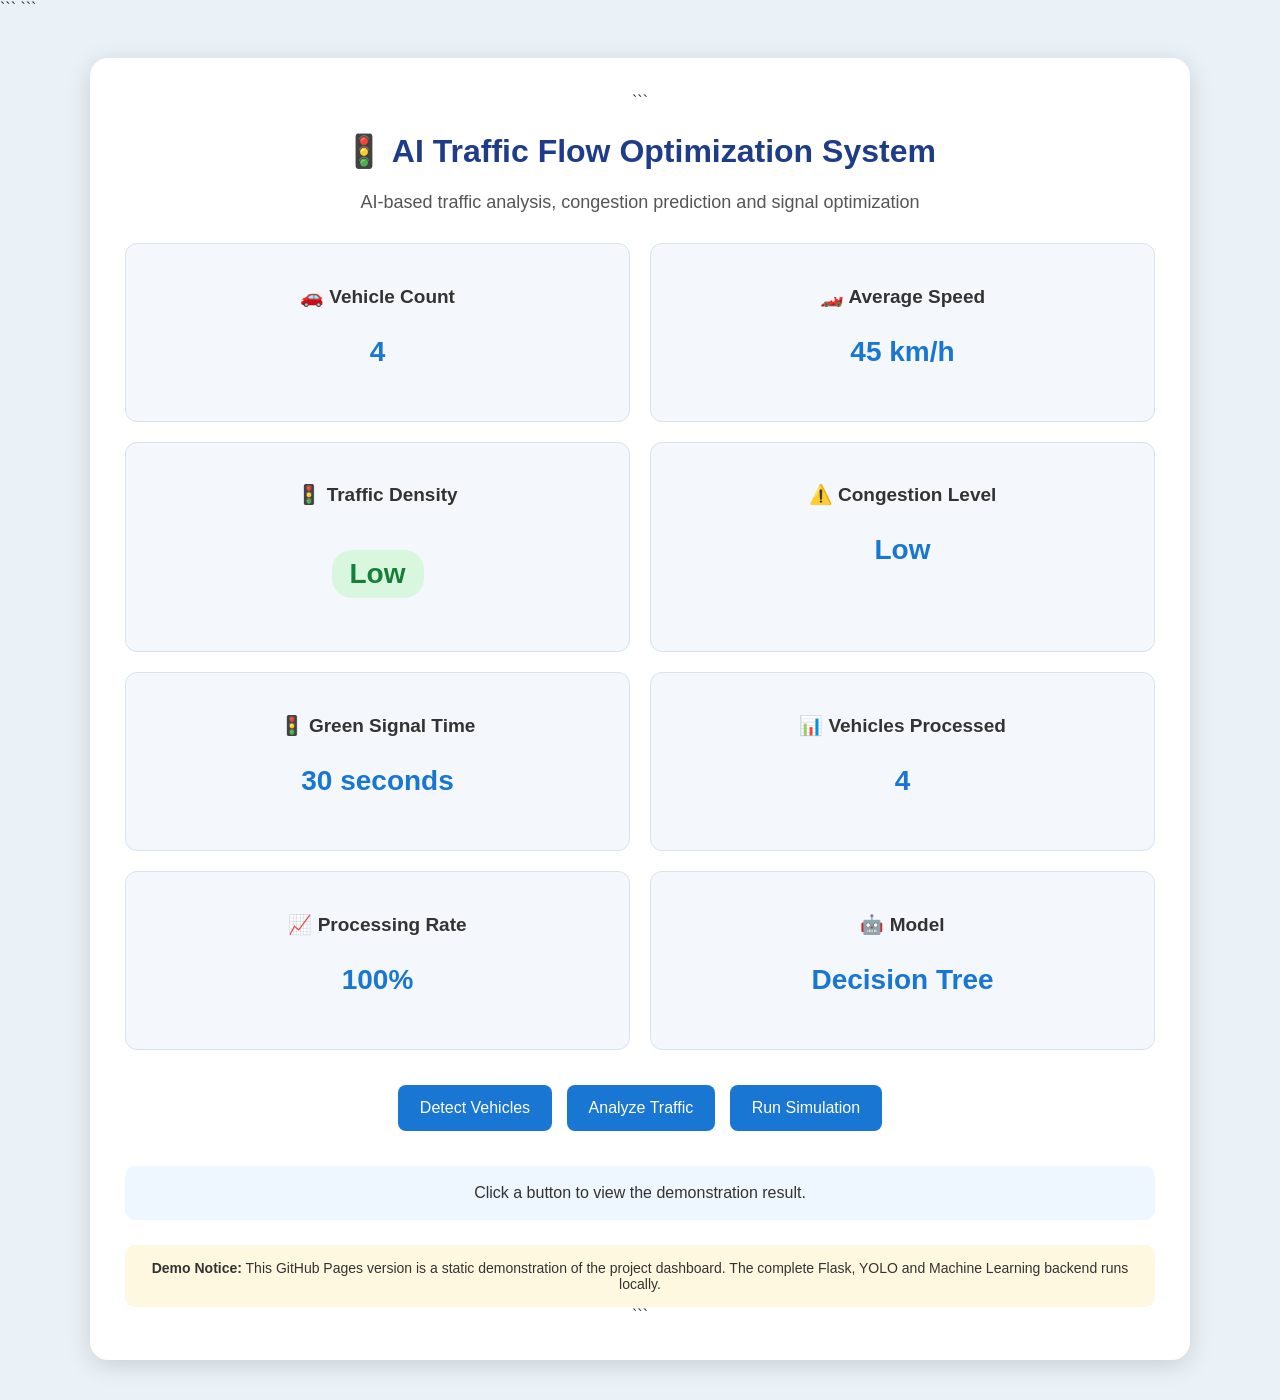
<file: AI_Traffic_Flow_Optimization/index.html>
<!DOCTYPE html>

<html lang="en">
<head>
    <meta charset="UTF-8">
    <meta name="viewport" content="width=device-width, initial-scale=1.0">
    <title>AI Traffic Flow Optimization</title>

```
<style>
    * {
        box-sizing: border-box;
    }

    body {
        margin: 0;
        font-family: Arial, sans-serif;
        background: #eaf2f8;
        color: #333;
    }

    .container {
        width: 90%;
        max-width: 1100px;
        margin: 40px auto;
        padding: 35px;
        background: white;
        border-radius: 18px;
        text-align: center;
        box-shadow: 0 5px 25px rgba(0,0,0,0.15);
    }

    h1 {
        color: #1f3c88;
    }

    .subtitle {
        color: #555;
        font-size: 18px;
        margin-bottom: 30px;
    }

    .dashboard {
        display: grid;
        grid-template-columns: repeat(2, 1fr);
        gap: 20px;
    }

    .card {
        padding: 25px;
        background: #f4f8fc;
        border-radius: 12px;
        border: 1px solid #d8e2ec;
    }

    .card h2 {
        font-size: 19px;
    }

    .card p {
        font-size: 28px;
        font-weight: bold;
        color: #1976d2;
    }

    .density {
        display: inline-block;
        padding: 8px 18px;
        border-radius: 20px;
        background: #d9f7df;
        color: #16803a !important;
    }

    .buttons {
        margin: 30px 0;
    }

    button {
        padding: 14px 22px;
        margin: 5px;
        border: none;
        border-radius: 8px;
        background: #1976d2;
        color: white;
        font-size: 16px;
        cursor: pointer;
    }

    button:hover {
        background: #125ca3;
    }

    .result {
        padding: 18px;
        background: #eef6ff;
        border-radius: 10px;
        margin-top: 20px;
    }

    .note {
        margin-top: 25px;
        padding: 15px;
        background: #fff8e1;
        border-radius: 10px;
        font-size: 14px;
    }

    @media (max-width: 600px) {
        .dashboard {
            grid-template-columns: 1fr;
        }

        .container {
            width: 95%;
            padding: 20px;
        }
    }
</style>
```

</head>

<body>

<div class="container">

```
<h1>🚦 AI Traffic Flow Optimization System</h1>

<p class="subtitle">
    AI-based traffic analysis, congestion prediction and signal optimization
</p>

<div class="dashboard">

    <div class="card">
        <h2>🚗 Vehicle Count</h2>
        <p id="vehicles">4</p>
    </div>

    <div class="card">
        <h2>🏎️ Average Speed</h2>
        <p>45 km/h</p>
    </div>

    <div class="card">
        <h2>🚦 Traffic Density</h2>
        <p class="density">Low</p>
    </div>

    <div class="card">
        <h2>⚠️ Congestion Level</h2>
        <p>Low</p>
    </div>

    <div class="card">
        <h2>🚦 Green Signal Time</h2>
        <p>30 seconds</p>
    </div>

    <div class="card">
        <h2>📊 Vehicles Processed</h2>
        <p>4</p>
    </div>

    <div class="card">
        <h2>📈 Processing Rate</h2>
        <p>100%</p>
    </div>

    <div class="card">
        <h2>🤖 Model</h2>
        <p>Decision Tree</p>
    </div>

</div>

<div class="buttons">

    <button onclick="showDetection()">
        Detect Vehicles
    </button>

    <button onclick="showAnalysis()">
        Analyze Traffic
    </button>

    <button onclick="showSimulation()">
        Run Simulation
    </button>

</div>

<div id="result" class="result">
    Click a button to view the demonstration result.
</div>

<div class="note">
    <strong>Demo Notice:</strong>
    This GitHub Pages version is a static demonstration of the project dashboard.
    The complete Flask, YOLO and Machine Learning backend runs locally.
</div>
```

</div>

<script>

function showDetection() {

    document.getElementById("result").innerHTML =
        "🚗 YOLO vehicle detection demonstration: <strong>4 vehicles detected.</strong>";

}

function showAnalysis() {

    document.getElementById("result").innerHTML =
        "📊 Traffic analyzed successfully. " +
        "Traffic density: <strong>Low</strong>. " +
        "Recommended green signal time: <strong>30 seconds</strong>.";

}

function showSimulation() {

    document.getElementById("result").innerHTML =
        "🔄 Simulation: <strong>4 vehicles</strong> detected. " +
        "30 seconds of green signal processed approximately " +
        "<strong>4 vehicles</strong>. 0 vehicles remain.";

}

</script>

</body>
</html>
</file>
